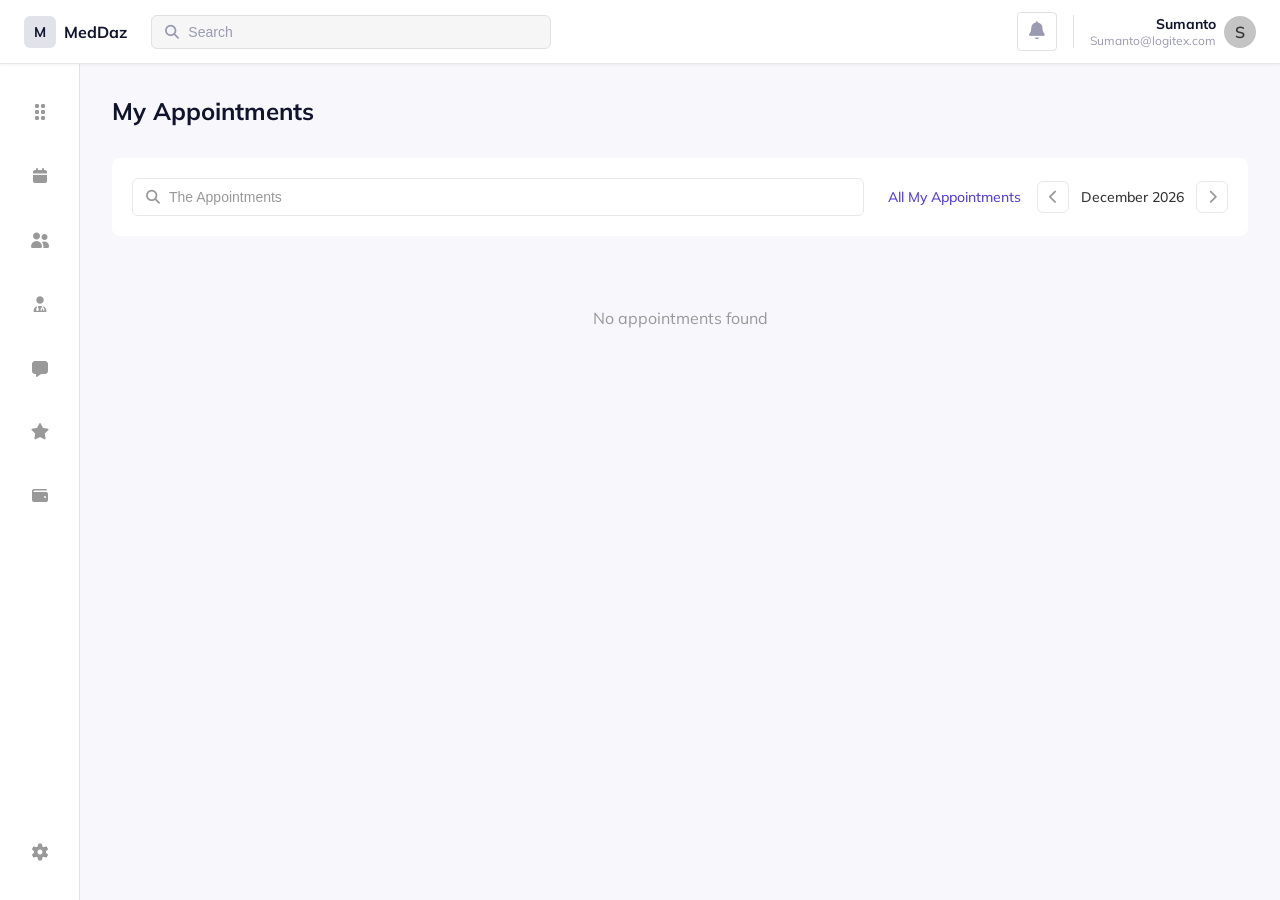
<file: Medical_dashboard/appointments.html>
<!doctype html>
<html lang="en">
  <head>
    <meta charset="UTF-8" />
    <meta name="viewport" content="width=device-width, initial-scale=1.0" />
    <title>Appointments</title>
    <link rel="stylesheet" href="css/all.min.css" />
    <link rel="stylesheet" href="css/appointments.css" />
  </head>
  <body>
    <header></header>
    <div class="container">
      <aside class="sidebar"></aside>
      <main class="main-content">
        <div class="main-inner">
          <div class="page-header">
            <h1 class="page-title">My Appointments</h1>
          </div>
          <div class="appointments-filter">
            <div class="search-box-filter">
              <i class="fas fa-search"></i>
              <input
                type="text"
                id="searchInput"
                placeholder="The Appointments"
              />
            </div>
            <div class="filter-actions">
              <a href="#" class="appointments-link">All My Appointments</a>
              <div class="month-selector">
                <button class="month-nav-btn" id="prevMonth">
                  <i class="fas fa-chevron-left"></i>
                </button>
                <span class="month-text" id="monthText">This Month</span>
                <button class="month-nav-btn" id="nextMonth">
                  <i class="fas fa-chevron-right"></i>
                </button>
              </div>
            </div>
          </div>
          <div id="appointmentsList"></div>
        </div>
      </main>
    </div>
    <script type="module" src="./js/appointments.js"></script>
    <script src="./js/navbar.js"></script>
    <script src="./js/sidebar.js"></script>
  </body>
</html>
</file>
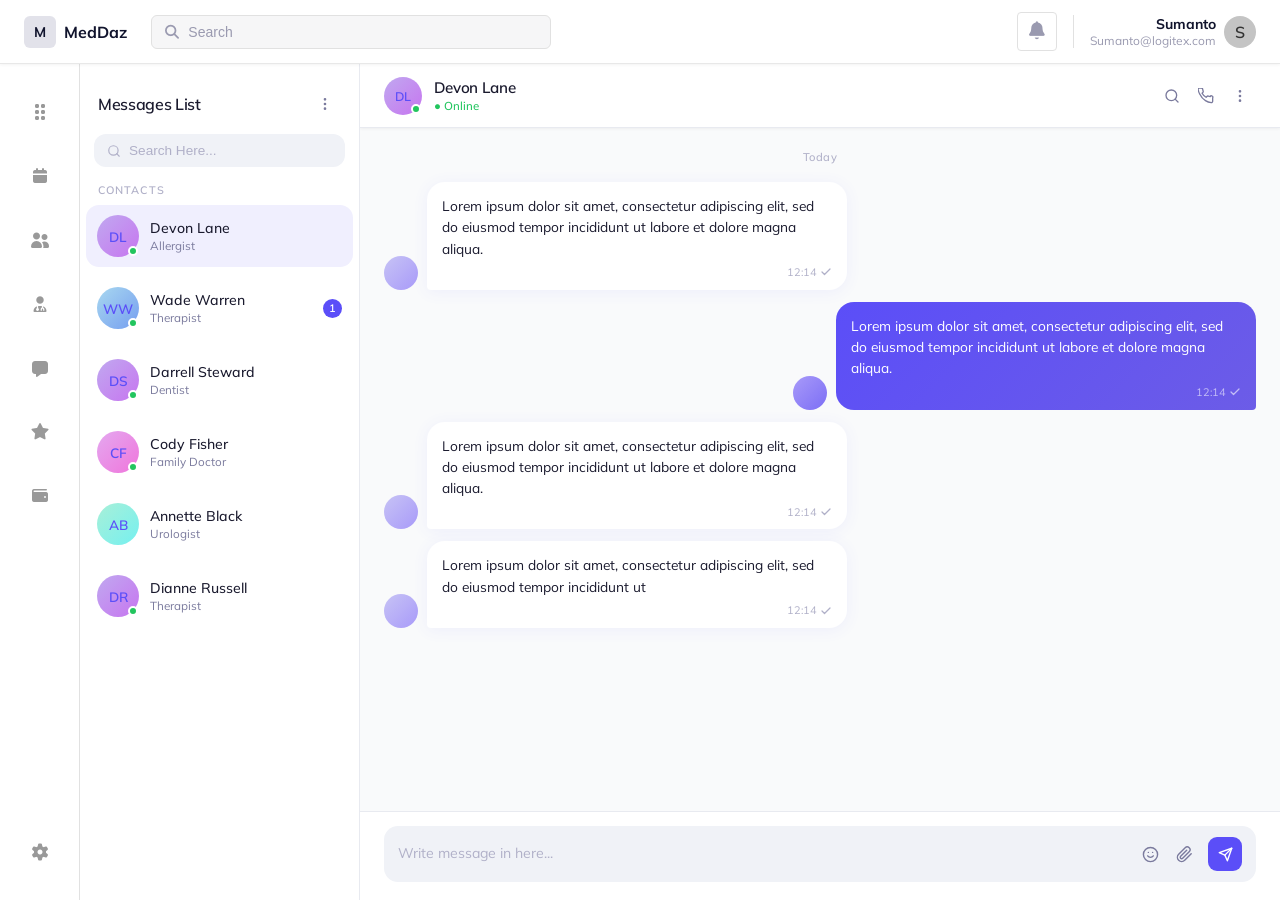
<file: Medical_dashboard/chat.html>
<!doctype html>
<html lang="en">
  <head>
    <meta charset="UTF-8" />
    <meta name="viewport" content="width=device-width, initial-scale=1.0" />
    <title>Chat App</title>
    <link rel="stylesheet" href="css/all.min.css" />
    <link rel="stylesheet" href="css/chat.css" />
  </head>
  <body>
    <header></header>
    <div class="container">
      <aside class="sidebar"></aside>
      <div class="chat-app">
        <aside class="chat-sidebar" id="chatSidebar">
          <div class="chat-sidebar-header">
            <span class="chat-sidebar-title">Messages List</span>
            <button class="icon-btn" title="More options">
              <svg
                width="16"
                height="16"
                viewBox="0 0 24 24"
                fill="none"
                stroke="currentColor"
                stroke-width="2"
                stroke-linecap="round"
              >
                <circle cx="12" cy="5" r="1"></circle>
                <circle cx="12" cy="12" r="1"></circle>
                <circle cx="12" cy="19" r="1"></circle>
              </svg>
            </button>
          </div>
          <div class="chat-search-wrap">
            <div class="chat-search-box">
              <svg
                width="14"
                height="14"
                viewBox="0 0 24 24"
                fill="none"
                stroke="currentColor"
                stroke-width="2"
                stroke-linecap="round"
                stroke-linejoin="round"
              >
                <circle cx="11" cy="11" r="8"></circle>
                <line x1="21" y1="21" x2="16.65" y2="16.65"></line>
              </svg>
              <input
                type="text"
                id="searchInput"
                placeholder="Search Here..."
              />
            </div>
          </div>

          <div class="contacts-label">Contacts</div>
          <div class="contacts-list" id="contactsList"></div>
        </aside>
        <main class="chat-panel" id="chatPanel">
          <header class="chat-header">
            <button
              class="icon-btn mobile-back"
              id="mobileBackBtn"
              title="Back"
            >
              <svg
                width="17"
                height="17"
                viewBox="0 0 24 24"
                fill="none"
                stroke="currentColor"
                stroke-width="2"
                stroke-linecap="round"
                stroke-linejoin="round"
              >
                <polyline points="15 18 9 12 15 6"></polyline>
              </svg>
            </button>
            <div class="avatar" id="headerAvatar"></div>
            <div class="chat-header-info">
              <div class="chat-header-name" id="headerName">Devon Lane</div>
              <div class="chat-header-status">● Online</div>
            </div>
            <div class="chat-header-actions">
              <button class="icon-btn" title="Search in chat">
                <svg
                  width="16"
                  height="16"
                  viewBox="0 0 24 24"
                  fill="none"
                  stroke="currentColor"
                  stroke-width="2"
                  stroke-linecap="round"
                  stroke-linejoin="round"
                >
                  <circle cx="11" cy="11" r="8"></circle>
                  <line x1="21" y1="21" x2="16.65" y2="16.65"></line>
                </svg>
              </button>
              <button class="icon-btn" title="Call">
                <svg
                  width="16"
                  height="16"
                  viewBox="0 0 24 24"
                  fill="none"
                  stroke="currentColor"
                  stroke-width="2"
                  stroke-linecap="round"
                  stroke-linejoin="round"
                >
                  <path
                    d="M22 16.92v3a2 2 0 01-2.18 2 19.79 19.79 0 01-8.63-3.07A19.5 19.5 0 013.07 9.81 19.79 19.79 0 01.01 1.18 2 2 0 012 0h3a2 2 0 012 1.72c.127.96.361 1.903.7 2.81a2 2 0 01-.45 2.11L6.09 7.91a16 16 0 006 6l1.27-1.27a2 2 0 012.11-.45c.907.339 1.85.573 2.81.7A2 2 0 0122 14.9v2.02z"
                  ></path>
                </svg>
              </button>
              <button class="icon-btn" title="More">
                <svg
                  width="16"
                  height="16"
                  viewBox="0 0 24 24"
                  fill="none"
                  stroke="currentColor"
                  stroke-width="2"
                  stroke-linecap="round"
                >
                  <circle cx="12" cy="5" r="1"></circle>
                  <circle cx="12" cy="12" r="1"></circle>
                  <circle cx="12" cy="19" r="1"></circle>
                </svg>
              </button>
            </div>
          </header>
          <div class="messages-area" id="messagesArea"></div>

          <div class="input-bar">
            <div class="input-wrap">
              <textarea
                class="msg-input"
                id="msgInput"
                rows="1"
                placeholder="Write message in here..."
              ></textarea>
              <div class="input-actions">
                <button class="icon-btn" title="Emoji">
                  <svg
                    width="17"
                    height="17"
                    viewBox="0 0 24 24"
                    fill="none"
                    stroke="currentColor"
                    stroke-width="2"
                    stroke-linecap="round"
                    stroke-linejoin="round"
                  >
                    <circle cx="12" cy="12" r="10"></circle>
                    <path d="M8 14s1.5 2 4 2 4-2 4-2"></path>
                    <line x1="9" y1="9" x2="9.01" y2="9"></line>
                    <line x1="15" y1="9" x2="15.01" y2="9"></line>
                  </svg>
                </button>
                <button class="icon-btn" title="Attach file">
                  <svg
                    width="17"
                    height="17"
                    viewBox="0 0 24 24"
                    fill="none"
                    stroke="currentColor"
                    stroke-width="2"
                    stroke-linecap="round"
                    stroke-linejoin="round"
                  >
                    <path
                      d="M21.44 11.05l-9.19 9.19a6 6 0 01-8.49-8.49l9.19-9.19a4 4 0 015.66 5.66l-9.2 9.19a2 2 0 01-2.83-2.83l8.49-8.48"
                    ></path>
                  </svg>
                </button>
              </div>
              <button class="send-btn" id="sendBtn" title="Send">
                <svg
                  width="15"
                  height="15"
                  viewBox="0 0 24 24"
                  fill="none"
                  stroke="currentColor"
                  stroke-width="2.2"
                  stroke-linecap="round"
                  stroke-linejoin="round"
                >
                  <line x1="22" y1="2" x2="11" y2="13"></line>
                  <polygon points="22 2 15 22 11 13 2 9 22 2"></polygon>
                </svg>
              </button>
            </div>
          </div>
        </main>
      </div>
    </div>
    <script type="module" src="./js/chat.js"></script>
    <script src="./js/navbar.js"></script>
    <script src="./js/sidebar.js"></script>
  </body>
</html>
</file>
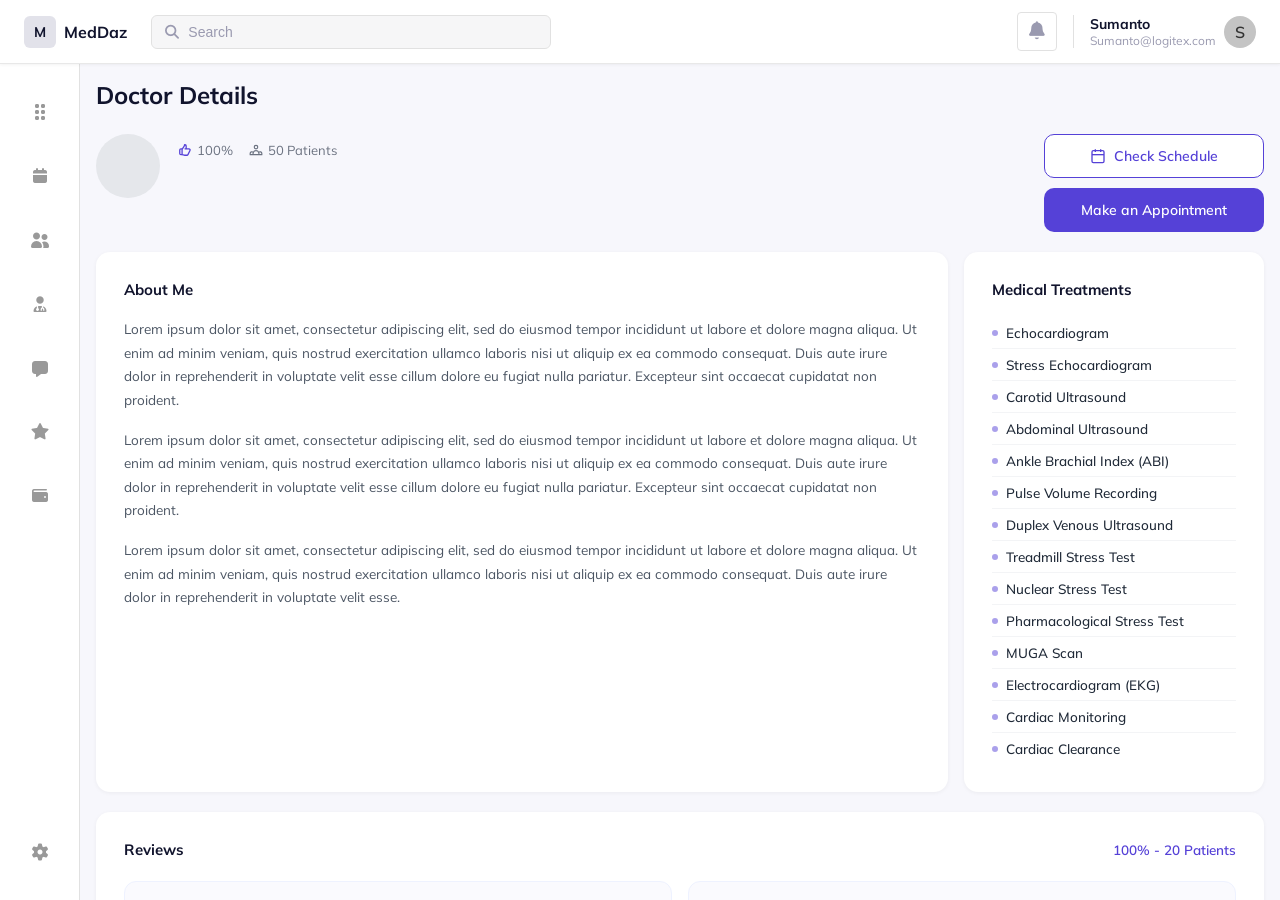
<file: Medical_dashboard/doctor-details.html>
<!doctype html>
<html lang="en">
  <head>
    <meta charset="UTF-8" />
    <meta name="viewport" content="width=device-width, initial-scale=1.0" />
    <title>Doctor Details</title>
    <link rel="stylesheet" href="css/all.min.css" />
    <link rel="stylesheet" href="css/doctor-details.css" />
  </head>
  <body>
    <header></header>
    <main class="main-content">
      <aside class="sidebar"></aside>
      <div class="main-inner">
        <h1>Doctor Details</h1>
        <div class="profile-header">
          <div class="profile-left">
            <div class="avatar">PJ</div>
            <div class="profile-info">
              <h2 class="doc-name">Dr. Phar Jho</h2>
              <div class="specialty">Cardiovascular Specialists</div>
              <div class="profile-meta">
                <div class="meta-item">
                  <svg
                    width="14"
                    height="14"
                    fill="none"
                    viewBox="0 0 24 24"
                    stroke="#5541D7"
                    stroke-width="2.2"
                  >
                    <path
                      stroke-linecap="round"
                      stroke-linejoin="round"
                      d="M14 10h4.764a2 2 0 011.789 2.894l-3.5 7A2 2 0 0115.263 21h-4.017c-.163 0-.326-.02-.485-.06L7 20m7-10V5a2 2 0 00-2-2h-.095c-.5 0-.905.405-.905.905a3.61 3.61 0 01-.608 2.006L7 11v9m7-10h-2M7 20H5a2 2 0 01-2-2v-6a2 2 0 012-2h2.5"
                    />
                  </svg>
                  <span>100%</span>
                </div>
                <div class="meta-item">
                  <svg
                    width="14"
                    height="14"
                    fill="none"
                    viewBox="0 0 24 24"
                    stroke="#6B7280"
                    stroke-width="2"
                  >
                    <path
                      stroke-linecap="round"
                      stroke-linejoin="round"
                      d="M17 20h5v-2a3 3 0 00-5.356-1.857M17 20H7m10 0v-2c0-.656-.126-1.283-.356-1.857M7 20H2v-2a3 3 0 015.356-1.857M7 20v-2c0-.656.126-1.283.356-1.857m0 0a5.002 5.002 0 019.288 0M15 7a3 3 0 11-6 0 3 3 0 016 0z"
                    />
                  </svg>
                  <span>50 Patients</span>
                </div>
              </div>
            </div>
          </div>
          <div class="profile-actions">
            <button class="btn-outline" id="checkScheduleBtn">
              <svg
                width="16"
                height="16"
                fill="none"
                viewBox="0 0 24 24"
                stroke="currentColor"
                stroke-width="2"
              >
                <rect x="3" y="4" width="18" height="18" rx="2" ry="2" />
                <line x1="16" y1="2" x2="16" y2="6" />
                <line x1="8" y1="2" x2="8" y2="6" />
                <line x1="3" y1="10" x2="21" y2="10" />
              </svg>
              Check Schedule
            </button>
            <button class="btn-solid" id="makeApptBtn">
              Make an Appointment
            </button>
          </div>
        </div>
        <div class="content-grid">
          <div class="card">
            <div class="card-title">About Me</div>
            <div class="about-text">
              <p>
                Lorem ipsum dolor sit amet, consectetur adipiscing elit, sed do
                eiusmod tempor incididunt ut labore et dolore magna aliqua. Ut
                enim ad minim veniam, quis nostrud exercitation ullamco laboris
                nisi ut aliquip ex ea commodo consequat. Duis aute irure dolor
                in reprehenderit in voluptate velit esse cillum dolore eu fugiat
                nulla pariatur. Excepteur sint occaecat cupidatat non proident.
              </p>
              <p>
                Lorem ipsum dolor sit amet, consectetur adipiscing elit, sed do
                eiusmod tempor incididunt ut labore et dolore magna aliqua. Ut
                enim ad minim veniam, quis nostrud exercitation ullamco laboris
                nisi ut aliquip ex ea commodo consequat. Duis aute irure dolor
                in reprehenderit in voluptate velit esse cillum dolore eu fugiat
                nulla pariatur. Excepteur sint occaecat cupidatat non proident.
              </p>
              <p>
                Lorem ipsum dolor sit amet, consectetur adipiscing elit, sed do
                eiusmod tempor incididunt ut labore et dolore magna aliqua. Ut
                enim ad minim veniam, quis nostrud exercitation ullamco laboris
                nisi ut aliquip ex ea commodo consequat. Duis aute irure dolor
                in reprehenderit in voluptate velit esse.
              </p>
            </div>
          </div>
          <div class="card">
            <div class="card-title">Medical Treatments</div>
            <ul class="treatments-list">
              <li>Echocardiogram</li>
              <li>Stress Echocardiogram</li>
              <li>Carotid Ultrasound</li>
              <li>Abdominal Ultrasound</li>
              <li>Ankle Brachial Index (ABI)</li>
              <li>Pulse Volume Recording</li>
              <li>Duplex Venous Ultrasound</li>
              <li>Treadmill Stress Test</li>
              <li>Nuclear Stress Test</li>
              <li>Pharmacological Stress Test</li>
              <li>MUGA Scan</li>
              <li>Electrocardiogram (EKG)</li>
              <li>Cardiac Monitoring</li>
              <li>Cardiac Clearance</li>
            </ul>
          </div>
        </div>
        <div class="reviews-section">
          <div class="reviews-header">
            <div class="card-title">Reviews</div>
            <div class="reviews-score">100% - 20 Patients</div>
          </div>
          <div class="reviews-grid">
            <div class="review-card">
              <div class="review-text">
                "Lorem ipsum dolor sit amet, consec tetur adipis cing elit, sed
                do eiusmod tempor incididunt ut labore et."
              </div>
              <div class="reviewer">
                <div class="reviewer-avatar">MY</div>
                <div>
                  <div class="reviewer-name">Mas Yanto</div>
                  <div class="reviewer-role">Kang Bakso</div>
                </div>
              </div>
            </div>
            <div class="review-card">
              <div class="review-text">
                "Lorem ipsum dolor sit amet, consec tetur adipis cing elit, sed
                do eiusmod tempor incididunt ut labore et."
              </div>
              <div class="reviewer">
                <div class="reviewer-avatar">MY</div>
                <div>
                  <div class="reviewer-name">Mas Yanto</div>
                  <div class="reviewer-role">Kang Bakso</div>
                </div>
              </div>
            </div>
          </div>
        </div>
        <div class="modal-overlay" id="scheduleModal">
          <div class="modal">
            <div class="modal-header">
              <h3 class="doc-name-modal">Dr. Phar Jho — Schedule</h3>
              <button class="modal-close" data-close="scheduleModal">×</button>
            </div>
            <div class="modal-body">
              <div class="schedule-month">
                <span id="calMonthLabel"></span>
                <div class="month-nav">
                  <button id="prevMonth">&#8249;</button>
                  <button id="nextMonth">&#8250;</button>
                </div>
              </div>
              <div class="cal-grid" id="calGrid"></div>
              <div class="time-label">Available Time Slots</div>
              <div class="time-slots" id="timeSlots"></div>
              <div class="modal-footer">
                <button class="btn-outline" data-close="scheduleModal">
                  Close
                </button>
                <button class="btn-solid" id="bookFromSchedule">
                  Book This Slot
                </button>
              </div>
            </div>
          </div>
        </div>
        <div class="modal-overlay appt-modal" id="apptModal">
          <div class="modal">
            <div class="modal-header">
              <h3>Make an Appointment</h3>
              <button class="modal-close" data-close="apptModal">×</button>
            </div>
            <div class="modal-body">
              <div id="apptForm">
                <div class="form-row">
                  <div class="form-group">
                    <label class="form-label">First Name</label>
                    <input
                      class="form-input"
                      type="text"
                      id="firstName"
                      placeholder="John"
                    />
                  </div>
                  <div class="form-group">
                    <label class="form-label">Last Name</label>
                    <input
                      class="form-input"
                      type="text"
                      id="lastName"
                      placeholder="Doe"
                    />
                  </div>
                </div>
                <div class="form-group">
                  <label class="form-label">Email Address</label>
                  <input
                    class="form-input"
                    type="email"
                    id="email"
                    placeholder="john@example.com"
                  />
                </div>
                <div class="form-group">
                  <label class="form-label">Phone Number</label>
                  <input
                    class="form-input"
                    type="tel"
                    id="phone"
                    placeholder="+1 234 567 8900"
                  />
                </div>
                <div class="form-row">
                  <div class="form-group">
                    <label class="form-label">Preferred Date</label>
                    <input class="form-input" type="date" id="apptDate" />
                  </div>
                  <div class="form-group">
                    <label class="form-label">Preferred Time</label>
                    <select class="form-select" id="apptTime">
                      <option value="">Select time</option>
                      <option>09:00 AM</option>
                      <option>09:30 AM</option>
                      <option>10:00 AM</option>
                      <option>10:30 AM</option>
                      <option>11:00 AM</option>
                      <option>02:00 PM</option>
                      <option>02:30 PM</option>
                      <option>03:00 PM</option>
                      <option>03:30 PM</option>
                      <option>04:00 PM</option>
                    </select>
                  </div>
                </div>
                <div class="form-group">
                  <label class="form-label">Treatment / Reason</label>
                  <select class="form-select" id="treatment">
                    <option value="">Select treatment</option>
                    <option>Echocardiogram</option>
                    <option>Stress Echocardiogram</option>
                    <option>Carotid Ultrasound</option>
                    <option>Ankle Brachial Index (ABI)</option>
                    <option>Treadmill Stress Test</option>
                    <option>Electrocardiogram (EKG)</option>
                    <option>Cardiac Monitoring</option>
                    <option>Cardiac Clearance</option>
                  </select>
                </div>
                <div class="form-group">
                  <label class="form-label">Additional Notes</label>
                  <textarea
                    class="form-textarea"
                    id="notes"
                    placeholder="Any relevant symptoms or requests…"
                  ></textarea>
                </div>
                <div class="modal-footer" style="padding: 0">
                  <button class="btn-outline" data-close="apptModal">
                    Cancel
                  </button>
                  <button class="btn-solid" id="submitAppt">
                    Confirm Appointment
                  </button>
                </div>
              </div>
              <div class="success-state" id="successState">
                <div class="success-icon">✓</div>
                <h4>Appointment Confirmed!</h4>
                <p>
                  Your appointment with <strong>Dr. Phar Jho</strong> has been
                  booked.<br />You'll receive a confirmation shortly.
                </p>
                <br />
                <button
                  class="btn-solid"
                  style="width: 100%; margin-top: 6px"
                  data-close="apptModal"
                >
                  Done
                </button>
              </div>
            </div>
          </div>
        </div>
        <div class="toast" id="toast">
          <svg
            width="16"
            height="16"
            fill="none"
            viewBox="0 0 24 24"
            stroke="currentColor"
            stroke-width="2.5"
          >
            <polyline points="20 6 9 17 4 12" />
          </svg>
          <span id="toastMsg"></span>
        </div>
      </div>
    </main>
    <script type="module" src="./js/doctor-details.js"></script>
    <script src="./js/navbar.js"></script>
    <script src="./js/sidebar.js"></script>
  </body>
</html>
</file>
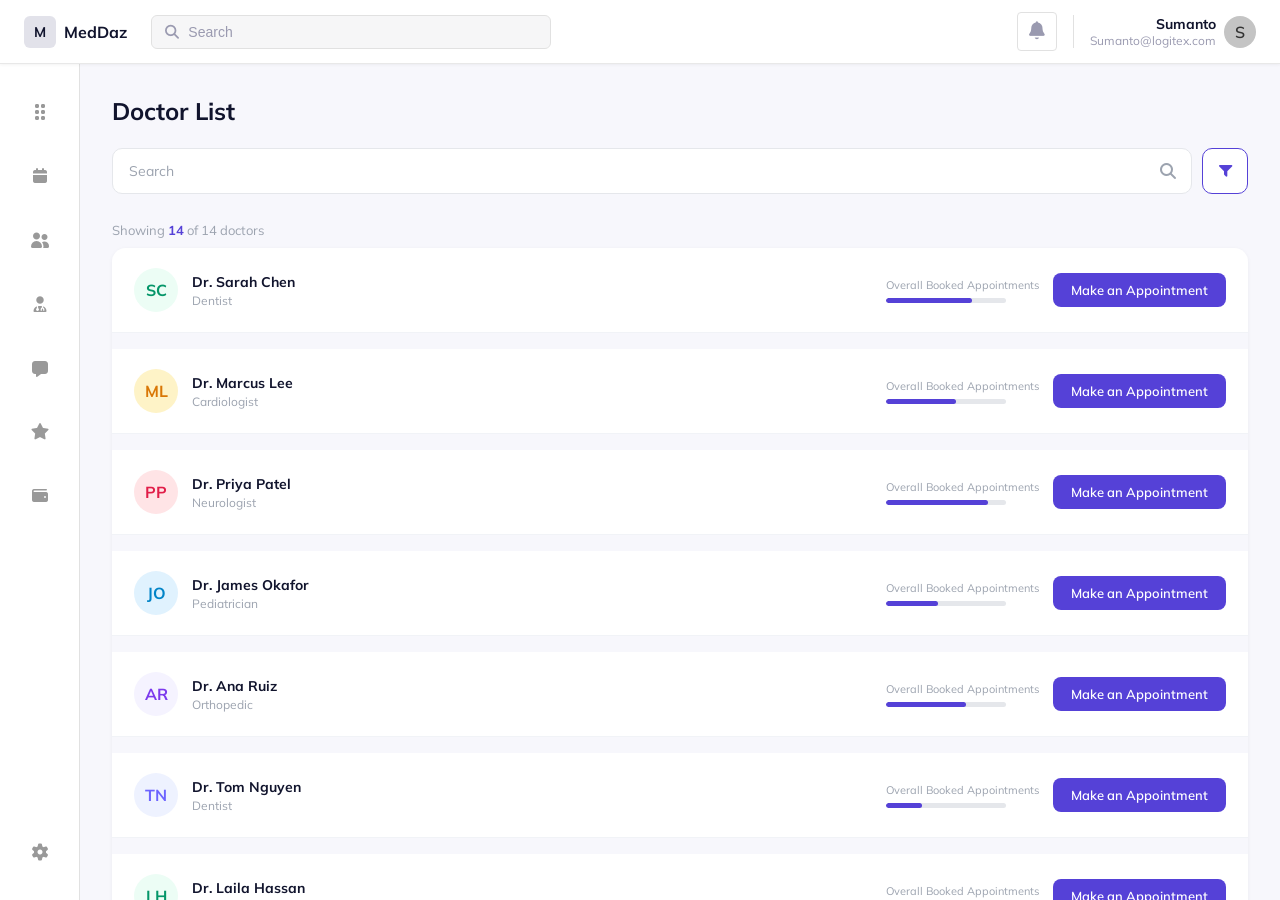
<file: Medical_dashboard/doctors-list.html>
<!doctype html>
<html lang="en">
  <head>
    <meta charset="UTF-8" />
    <meta name="viewport" content="width=device-width, initial-scale=1.0" />
    <title>Doctors List</title>
    <link rel="stylesheet" href="css/all.min.css" />
    <link rel="stylesheet" href="css/doctors-list.css" />
  </head>
  <body>
    <header></header>
    <main class="main-content">
      <aside class="sidebar"></aside>
      <div class="main-inner">
        <h1>Doctor List</h1>

        <div class="search-row">
          <div class="search-wrap">
            <input
              type="text"
              id="searchInput"
              placeholder="Search"
              autocomplete="off"
            />
            <i class="fas fa-search search-icon"></i>
          </div>

          <div style="position: relative">
            <button class="filter-btn" id="filterBtn" title="Filter">
              <i class="fa-solid fa-filter"></i>
            </button>

            <div class="filter-panel" id="filterPanel">
              <h3>Specialty</h3>
              <div class="filter-options" id="specialtyFilters">
                <span
                  class="filter-chip"
                  data-filter="specialty"
                  data-value="All"
                  >All</span
                >
                <span
                  class="filter-chip"
                  data-filter="specialty"
                  data-value="Dentist"
                  >Dentist</span
                >
                <span
                  class="filter-chip"
                  data-filter="specialty"
                  data-value="Cardiologist"
                  >Cardiologist</span
                >
                <span
                  class="filter-chip"
                  data-filter="specialty"
                  data-value="Neurologist"
                  >Neurologist</span
                >
                <span
                  class="filter-chip"
                  data-filter="specialty"
                  data-value="Pediatrician"
                  >Pediatrician</span
                >
                <span
                  class="filter-chip"
                  data-filter="specialty"
                  data-value="Orthopedic"
                  >Orthopedic</span
                >
                <span
                  class="filter-chip"
                  data-filter="specialty"
                  data-value="Dermatologist"
                  >Dermatologist</span
                >
              </div>

              <hr class="filter-divider" />
              <h3>Min. Appointments</h3>
              <div class="filter-range-label">
                <span>0%</span><span id="rangeVal">0%</span><span>100%</span>
              </div>
              <input
                type="range"
                class="filter-range"
                id="apptRange"
                min="0"
                max="100"
                value="0"
              />

              <div class="filter-actions">
                <button class="btn-reset" id="resetFilters">Reset</button>
                <button class="btn-apply" id="applyFilters">Apply</button>
              </div>
            </div>
          </div>
        </div>

        <div class="results-info" id="resultsInfo"></div>

        <div class="grid" id="doctorGrid"></div>
      </div>
    </main>
    <script type="module" src="./js/doctors-list.js"></script>
    <script src="./js/navbar.js"></script>
    <script src="./js/sidebar.js"></script>
  </body>
</html>
</file>
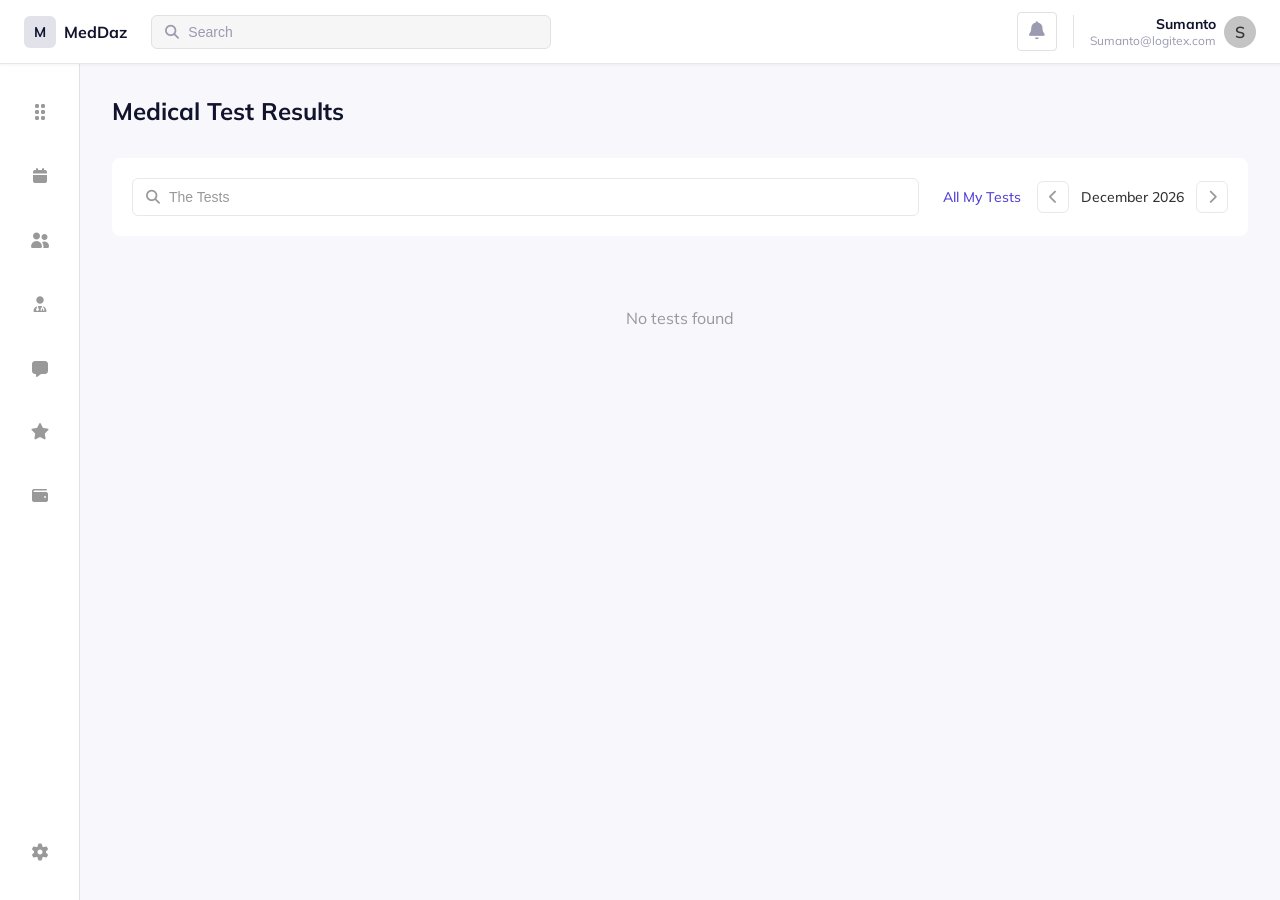
<file: Medical_dashboard/test-results-page.html>
<!doctype html>
<html lang="en">
  <head>
    <meta charset="UTF-8" />
    <meta name="viewport" content="width=device-width, initial-scale=1.0" />
    <title>Test Results</title>
    <link rel="stylesheet" href="css/all.min.css" />
    <link rel="stylesheet" href="css/results.css" />
  </head>
  <body>
    <header></header>
    <div class="container">
      <aside class="sidebar"></aside>
      <main class="main-content">
        <div class="main-inner">
          <div class="page-header">
            <h1 class="page-title">Medical Test Results</h1>
          </div>
          <div class="results-filter">
            <div class="search-box-filter">
              <i class="fas fa-search"></i>
              <input type="text" id="searchInput" placeholder="The Tests" />
            </div>
            <div class="filter-actions">
              <a href="#" class="tests-link">All My Tests</a>
              <div class="month-selector">
                <button class="month-nav-btn" id="prevMonth">
                  <i class="fas fa-chevron-left"></i>
                </button>
                <span class="month-text" id="monthText">This Month</span>
                <button class="month-nav-btn" id="nextMonth">
                  <i class="fas fa-chevron-right"></i>
                </button>
              </div>
            </div>
          </div>
          <div id="testsList"></div>
        </div>
      </main>
    </div>
    <script type="module" src="./js/results.js"></script>
    <script src="./js/navbar.js"></script>
    <script src="./js/sidebar.js"></script>
  </body>
</html>
</file>
<file: Medical_dashboard/css/appointments.css>
@import url("./navbar.css");
@import url("./sidebar.css");
@import url("./scrollbar.css");
@import url("https://fonts.googleapis.com/css2?family=Mulish:ital,wght@0,200..1000;1,200..1000&display=swap");

* {
  margin: 0;
  padding: 0;
  box-sizing: border-box;
}

body {
  font-family: "Mulish", sans-serif;
}

.container {
  display: flex;
  height: calc(100vh - 64px);
  overflow: hidden;
}
.main-content {
  flex: 1;
  overflow-y: auto;
  background: #f7f7fc;
  padding: 32px;
}

.main-inner {
  max-width: 1200px;
  margin: 0 auto;
}

.page-header {
  margin-bottom: 32px;
}

.page-title {
  font-size: 24px;
  font-weight: bold;
  color: #11142d;
  margin-bottom: 24px;
}

.appointments-filter {
  display: flex;
  align-items: center;
  justify-content: space-between;
  gap: 24px;
  margin-bottom: 32px;
  flex-wrap: wrap;
  background-color: #ffffff;
  padding: 20px;
  border-radius: 8px;
}

.search-box-filter {
  flex: 1;
  width: 100%;
  position: relative;
}

.search-box-filter input {
  width: 100%;
  padding: 10px 12px;
  padding-left: 36px;
  border: 1px solid #e8e8e8;
  border-radius: 6px;
  font-size: 14px;
  background: white;
  color: #333;
}

.search-box-filter input::placeholder {
  color: #999;
}

.search-box-filter input:focus {
  outline: none;
  border-color: #5541d7;
  box-shadow: 0 0 0 3px rgba(91, 66, 243, 0.1);
}

.search-box-filter i {
  position: absolute;
  left: 12px;
  top: 50%;
  transform: translateY(-50%);
  color: #999;
  font-size: 14px;
}

.filter-actions {
  display: flex;
  align-items: center;
  gap: 16px;
}

.appointments-link {
  color: #5541d7;
  text-decoration: none;
  font-size: 14px;
  font-weight: 500;
  cursor: pointer;
  transition: opacity 0.2s;
}

.appointments-link:hover {
  opacity: 0.8;
}

.month-selector {
  display: flex;
  align-items: center;
  gap: 12px;
}

.month-text {
  font-size: 14px;
  color: #333;
  font-weight: 500;
}

.month-nav-btn {
  width: 32px;
  height: 32px;
  border: 1px solid #e8e8e8;
  background: white;
  border-radius: 6px;
  cursor: pointer;
  display: flex;
  align-items: center;
  justify-content: center;
  color: #999;
  font-size: 14px;
  transition: all 0.2s;
}

.month-nav-btn:hover {
  border-color: #5541d7;
  color: #5541d7;
}

.appointments-list {
  display: flex;
  flex-direction: column;
  gap: 16px;
}

.appointment-item {
  background: white;
  border-radius: 8px;
  border: 1px solid #e8e8e8;
  padding: 20px;
  display: flex;
  align-items: center;
  gap: 20px;
  transition: all 0.2s;
  cursor: pointer;
}

.appointment-item:hover {
  box-shadow: 0 4px 12px rgba(0, 0, 0, 0.08);
}

.appointment-item.active {
  background: #5541d7;
  border-color: #5541d7;
  color: white;
}

.appointment-date-label {
  font-size: 13px;
  color: #999;
  margin-bottom: 16px;
  font-weight: 500;
}

.appointment-datetime {
  font-size: 13px;
  color: #999;
  margin-bottom: 8px;
  font-weight: 500;
}

.appointment-item.active .appointment-datetime {
  color: rgba(255, 255, 255, 0.8);
}

.appointment-date-group {
  margin-bottom: 24px;
}

.appointment-date-group:last-child {
  margin-bottom: 0;
}

.doctor-avatar {
  width: 56px;
  height: 56px;
  background: #e8e8e8;
  border-radius: 50%;
  display: flex;
  align-items: center;
  justify-content: center;
  font-weight: 600;
  font-size: 18px;
  color: #333;
  flex-shrink: 0;
}

.appointment-item.active .doctor-avatar {
  background: rgba(255, 255, 255, 0.2);
  color: white;
}

.appointment-info {
  flex: 1;
}

.doctor-name {
  font-size: 15px;
  font-weight: 600;
  color: #333;
  margin-bottom: 4px;
}

.doctor-specialty {
  font-size: 13px;
  color: #999;
}

.appointment-item.active .doctor-name {
  color: white;
}

.appointment-item.active .doctor-specialty {
  color: rgba(255, 255, 255, 0.8);
}

.test-info {
  display: flex;
  align-items: center;
  gap: 8px;
  font-size: 14px;
  color: #333;
  margin-bottom: 8px;
}

.test-info i {
  font-size: 16px;
}

.appointment-item.active .test-info {
  color: white;
}

.view-details-btn {
  background: none;
  border: none;
  color: #5541d7;
  font-size: 14px;
  font-weight: 500;
  cursor: pointer;
  transition: opacity 0.2s;
  text-decoration: none;
}

.view-details-btn:hover {
  opacity: 0.8;
}

.appointment-item.active .view-details-btn {
  color: white;
}

.appointment-content {
  flex: 1;
  display: flex;
  align-items: center;
  justify-content: space-between;
  gap: 20px;
}

.appointment-doctor-section {
  display: flex;
  align-items: flex-start;
  gap: 16px;
  flex: 1;
}

.appointment-doctor-info {
  flex: 1;
}

/* responsive */
@media (max-width: 768px) {
  .main-content {
    padding: 16px;
  }

  .page-title {
    font-size: 24px;
  }

  .appointments-filter {
    flex-direction: column;
    align-items: flex-start;
  }

  .search-box-filter {
    width: 100%;
  }

  .appointment-item {
    flex-direction: column;
    align-items: flex-start;
  }

  .appointment-content {
    width: 100%;
    flex-direction: column;
    align-items: flex-start;
  }

  .appointment-doctor-section {
    width: 100%;
  }

  .doctor-avatar {
    width: 48px;
    height: 48px;
    font-size: 16px;
  }
}

@media (max-width: 480px) {
  .main-content {
    padding: 12px;
  }

  .page-title {
    font-size: 20px;
  }

  .appointments-filter {
    gap: 12px;
  }

  .filter-actions {
    width: 100%;
    flex-wrap: wrap;
  }

  .appointment-item {
    padding: 16px;
  }

  .doctor-avatar {
    width: 40px;
    height: 40px;
    font-size: 14px;
  }

  .doctor-name {
    font-size: 14px;
  }

  .test-info {
    font-size: 12px;
  }
}
</file>
<file: Medical_dashboard/css/chat.css>
@import url("./navbar.css");
@import url("./sidebar.css");
@import url("./scrollbar.css");
@import url("https://fonts.googleapis.com/css2?family=Mulish:ital,wght@0,200..1000;1,200..1000&display=swap");

:root {
  --navbar-h: 64px;
  --mainnav-w: 80px;

  --chat-bg: #f9fafb;
  --sidebar-bg: #ffffff;
  --bubble-in: #ffffff;
  --bubble-out-1: #5b4ef8;
  --bubble-out-2: #6c5ce7;
  --text-primary: #1a1a2e;
  --text-secondary: #7a7a9d;
  --text-light: #b0b0c8;
  --accent: #5b4ef8;
  --online: #22c55e;
  --border: #e8eaf0;
  --search-bg: #f0f2f7;
  --active-item: #f0effe;
  --shadow-card: 0 2px 16px rgba(91, 78, 248, 0.07);
}

body {
  font-family: "Mulish", sans-serif;
}
.container {
  display: flex;
}

*,
.chat-app *,
.chat-app *::before,
.chat-app *::after {
  box-sizing: border-box;
  margin: 0;
  padding: 0;
}

.chat-app {
  display: flex;
  width: calc(100vw - var(--mainnav-w));
  height: calc(100vh - var(--navbar-h));
  max-height: calc(100vh - var(--navbar-h));
  background: var(--chat-bg);
  overflow: hidden;
  color: var(--text-primary);
  position: relative;
  isolation: isolate;
  font-family: inherit;
  flex: 1;
}

.chat-sidebar {
  width: 280px;
  min-width: 280px;
  height: 100%;
  background: var(--sidebar-bg);
  border-right: 1px solid var(--border);
  display: flex;
  flex-direction: column;
  transition:
    transform 0.28s ease,
    width 0.28s ease;
  overflow: hidden;
}

.chat-sidebar-header {
  display: flex;
  align-items: center;
  justify-content: space-between;
  padding: 24px 18px 14px;
}

.chat-sidebar-title {
  font-size: 1rem;
  font-weight: 600;
  letter-spacing: -0.02em;
}

.chat-search-wrap {
  padding: 0 14px 16px;
}

.chat-search-box {
  display: flex;
  align-items: center;
  gap: 8px;
  background: var(--search-bg);
  border-radius: 12px;
  padding: 9px 13px;
}
.chat-search-box svg {
  color: var(--text-light);
  flex-shrink: 0;
}
.chat-search-box input {
  border: none;
  background: none;
  outline: none;
  font-size: 0.85rem;
  color: var(--text-primary);
  width: 100%;
}
.chat-search-box input::placeholder {
  color: var(--text-light);
}

/* ── contacts label ── */
.contacts-label {
  padding: 0 18px 8px;
  font-size: 0.68rem;
  font-weight: 600;
  text-transform: uppercase;
  letter-spacing: 0.1em;
  color: var(--text-light);
}

.contacts-list {
  flex: 1;
  overflow-y: auto;
  padding: 0 6px 12px;
}
.contacts-list::-webkit-scrollbar {
  width: 3px;
}
.contacts-list::-webkit-scrollbar-thumb {
  background: var(--border);
  border-radius: 3px;
}

.contact-item {
  display: flex;
  align-items: center;
  gap: 11px;
  padding: 10px 11px;
  border-radius: 13px;
  cursor: pointer;
  transition: background 0.16s;
}

.contact-item:not(:last-child) {
  margin-bottom: 10px;
}
.contact-item:hover {
  background: var(--active-item);
}
.contact-item.active {
  background: var(--active-item);
}

.avatar {
  position: relative;
  flex-shrink: 0;
  width: 42px;
  height: 42px;
  border-radius: 50%;
  background: linear-gradient(135deg, #c7c3f5, #a89af9);
  display: flex;
  align-items: center;
  justify-content: center;
  font-weight: 600;
  font-size: 0.85rem;
  color: #5b4ef8;
}

.status-dot {
  position: absolute;
  bottom: 1px;
  right: 1px;
  width: 10px;
  height: 10px;
  border-radius: 50%;
  background: var(--online);
  border: 2px solid #fff;
}

.contact-info {
  flex: 1;
  min-width: 0;
}
.contact-name {
  font-size: 0.88rem;
  font-weight: 500;
  white-space: nowrap;
  overflow: hidden;
  text-overflow: ellipsis;
}
.contact-role {
  font-size: 0.73rem;
  color: var(--text-secondary);
  margin-top: 1px;
}

.badge {
  background: var(--accent);
  color: #fff;
  font-size: 0.68rem;
  font-weight: 600;
  min-width: 19px;
  height: 19px;
  border-radius: 10px;
  padding: 0 4px;
  display: flex;
  align-items: center;
  justify-content: center;
}

.chat-panel {
  flex: 1;
  display: flex;
  flex-direction: column;
  background: var(--chat-bg);
  min-width: 0;
  min-height: 0;
  overflow: hidden;
  height: 100%;
}

.chat-header {
  display: flex;
  align-items: center;
  gap: 12px;
  padding: 16px 24px;
  background: #fff;
  border-bottom: 1px solid var(--border);
  flex-shrink: 0;
}

.chat-header .avatar {
  width: 38px;
  height: 38px;
  font-size: 0.78rem;
}

.chat-header-info {
  flex: 1;
}
.chat-header-name {
  font-size: 0.95rem;
  font-weight: 600;
  letter-spacing: -0.01em;
}
.chat-header-status {
  font-size: 0.72rem;
  color: var(--online);
  font-weight: 500;
  margin-top: 1px;
}
.chat-header-actions {
  display: flex;
  gap: 2px;
}

.icon-btn {
  background: none;
  border: none;
  cursor: pointer;
  color: var(--text-secondary);
  width: 32px;
  height: 32px;
  display: flex;
  align-items: center;
  justify-content: center;
  border-radius: 8px;
  transition:
    background 0.15s,
    color 0.15s;
}
.icon-btn:hover {
  background: var(--search-bg);
  color: var(--accent);
}

.messages-area {
  flex: 1;
  overflow-y: auto;
  padding: 20px 24px;
  display: flex;
  flex-direction: column;
  gap: 12px;
}
.messages-area::-webkit-scrollbar {
  width: 4px;
}

.messages-area::-webkit-scrollbar-track {
  background: #e2e2ea;
}

.messages-area::-webkit-scrollbar-thumb {
  background: linear-gradient(180deg, #5541d7 0%, #5541d7 100%);
  border-radius: 2px;
  min-height: 40px;
}

.messages-area::-webkit-scrollbar-thumb:hover {
  background: linear-gradient(180deg, #4a35c9 0%, #4a35c9 100%);
}

.date-sep {
  text-align: center;
  font-size: 0.7rem;
  color: var(--text-light);
  font-weight: 500;
  letter-spacing: 0.05em;
  margin: 2px 0 6px;
}

.msg-row {
  display: flex;
  align-items: flex-end;
  gap: 9px;
  animation: fadeUp 0.22s ease both;
}
.msg-row.out {
  flex-direction: row-reverse;
}

@keyframes fadeUp {
  from {
    opacity: 0;
    transform: translateY(8px);
  }
  to {
    opacity: 1;
    transform: translateY(0);
  }
}

.msg-avatar {
  width: 34px;
  height: 34px;
  border-radius: 50%;
  background: linear-gradient(135deg, #c7c3f5, #a89af9);
  flex-shrink: 0;
}

.bubble {
  max-width: min(420px, 60%);
  padding: 13px 15px 9px;
  border-radius: 18px;
  font-size: 0.86rem;
  line-height: 1.55;
}
.bubble.in {
  background: var(--bubble-in);
  color: var(--text-primary);
  border-bottom-left-radius: 4px;
  box-shadow: var(--shadow-card);
}
.bubble.out {
  background: linear-gradient(135deg, var(--bubble-out-1), var(--bubble-out-2));
  color: #fff;
  border-bottom-right-radius: 4px;
}

.bubble-meta {
  display: flex;
  align-items: center;
  justify-content: flex-end;
  gap: 3px;
  margin-top: 5px;
  font-size: 0.68rem;
  color: var(--text-light);
}
.bubble.out .bubble-meta {
  color: rgba(255, 255, 255, 0.6);
}
.bubble-meta svg {
  width: 12px;
  height: 12px;
}

.input-bar {
  padding: 14px 24px 18px;
  background: #fff;
  border-top: 1px solid var(--border);
  flex-shrink: 0;
}

.input-wrap {
  display: flex;
  align-items: center;
  gap: 8px;
  background: var(--search-bg);
  border-radius: 14px;
  padding: 11px 14px;
  transition: box-shadow 0.18s;
}
.input-wrap:focus-within {
  box-shadow: 0 0 0 2px var(--accent);
  background: #fff;
}

.msg-input {
  flex: 1;
  border: none;
  background: none;
  outline: none;
  font-size: 0.88rem;
  color: var(--text-primary);
  resize: none;
  max-height: 120px;
  overflow-y: auto;
  line-height: 1.4;
  font-family: inherit;
}
.msg-input::placeholder {
  color: var(--text-light);
}

.input-actions {
  display: flex;
  gap: 2px;
}

.send-btn {
  background: var(--accent);
  border: none;
  cursor: pointer;
  color: #fff;
  width: 34px;
  height: 34px;
  border-radius: 9px;
  display: flex;
  align-items: center;
  justify-content: center;
  transition:
    opacity 0.15s,
    transform 0.1s;
  flex-shrink: 0;
}
.send-btn:hover {
  opacity: 0.88;
  transform: scale(1.05);
}
.send-btn:active {
  transform: scale(0.95);
}

.mobile-back {
  display: none;
}

/* responsive */
@media (max-width: 1024px) {
  .chat-sidebar {
    width: 240px;
    min-width: 240px;
  }
}

@media (max-width: 768px) {
  .chat-app {
    position: relative;
    height: calc(100vh - var(--navbar-h));
    overflow: hidden;
    display: block;
  }

  .chat-panel {
    position: absolute;
    top: 0;
    right: 0;
    bottom: 0;
    left: 0;
    width: 100%;
    height: 100%;
    z-index: 10;
    display: flex;
    flex-direction: column;
  }

  .chat-sidebar {
    position: absolute;
    top: 0;
    right: 0;
    bottom: 0;
    left: 0;
    width: 100%;
    height: 100%;
    z-index: 20;
    background: var(--sidebar-bg);
    transform: translateX(0);
    transition: transform 0.3s cubic-bezier(0.4, 0, 0.2, 1);
  }

  .chat-sidebar.hidden {
    transform: translateX(-105%);
    pointer-events: none;
  }

  .mobile-back {
    display: flex !important;
  }

  .bubble {
    max-width: 82%;
  }
}

@media (max-width: 480px) {
  .chat-header {
    padding: 12px 14px;
  }
  .messages-area {
    padding: 14px 12px;
    gap: 10px;
  }
  .input-bar {
    padding: 10px 12px 14px;
  }
  .chat-sidebar-header {
    padding: 18px 14px 12px;
  }
  .bubble {
    font-size: 0.82rem;
    padding: 11px 12px 8px;
  }
  .chat-header-status {
    text-align: center;
  }
}
</file>
<file: Medical_dashboard/css/doctor-details.css>
@import url("./navbar.css");
@import url("./sidebar.css");
@import url("./scrollbar.css");
@import url("https://fonts.googleapis.com/css2?family=Mulish:ital,wght@0,200..1000;1,200..1000&display=swap");

*,
*::before,
*::after {
  box-sizing: border-box;
  margin: 0;
  padding: 0;
}

body {
  font-family: "Mulish", sans-serif;
}

.main-content {
  display: flex;
  height: calc(100vh - 64px);
  overflow: hidden;
}
.main-inner {
  flex: 1;
  overflow-y: auto;
  background: #f7f7fc;
  padding: 16px;
}

h1 {
  font-size: 24px;
  font-weight: bold;
  color: #11142d;
  margin-bottom: 24px;
}

.profile-header {
  display: flex;
  align-items: flex-start;
  justify-content: space-between;
  gap: 20px;
  margin-bottom: 20px;
  flex-wrap: wrap;
}

.profile-left {
  display: flex;
  align-items: flex-start;
  gap: 18px;
}

.avatar {
  width: 64px;
  height: 64px;
  border-radius: 50%;
  background: #e5e7eb;
  display: flex;
  align-items: center;
  justify-content: center;
  font-size: 22px;
  font-weight: 700;
  color: #5541d7;
  flex-shrink: 0;
  letter-spacing: -1px;
}

.profile-info {
  text-align: left;
}

.profile-info h2 {
  font-size: 20px;
  font-weight: bold;
  color: #11142d;
  margin-bottom: 4px;
}
.profile-info .specialty {
  font-size: 14px;
  color: #6b7280;
  margin-bottom: 8px;
}
.profile-meta {
  display: flex;
  gap: 16px;
}
.meta-item {
  display: flex;
  align-items: center;
  gap: 5px;
  font-size: 13px;
  color: #6b7280;
}
.meta-item svg {
  flex-shrink: 0;
}

.profile-actions {
  display: flex;
  flex-direction: column;
  gap: 10px;
  min-width: 220px;
}

.btn-outline {
  display: flex;
  align-items: center;
  justify-content: center;
  gap: 8px;
  height: 44px;
  padding: 0 20px;
  border: 1.5px solid #5541d7;
  background: #fff;
  border-radius: 10px;
  font-family: inherit;
  font-size: 14px;
  font-weight: 600;
  color: #5541d7;
  cursor: pointer;
  transition: all 0.18s;
  white-space: nowrap;
}
.btn-outline:hover {
  background: #eef2ff;
}

.btn-solid {
  display: flex;
  align-items: center;
  justify-content: center;
  height: 44px;
  padding: 0 20px;
  border: none;
  background: #5541d7;
  border-radius: 10px;
  font-family: inherit;
  font-size: 14px;
  font-weight: 600;
  color: #fff;
  cursor: pointer;
  transition:
    background 0.18s,
    transform 0.1s;
  white-space: nowrap;
}
.btn-solid:hover {
  background: #5a52d9;
  transform: translateY(-1px);
}
.btn-solid:active {
  transform: translateY(0);
}

.content-grid {
  display: grid;
  grid-template-columns: 1fr 300px;
  gap: 16px;
  margin-bottom: 20px;
}

.card {
  background: #fff;
  border-radius: 14px;
  padding: 28px;
  box-shadow: 0 1px 4px rgba(0, 0, 0, 0.05);
}

.card-title {
  font-size: 15px;
  font-weight: 700;
  color: #11142d;
  margin-bottom: 18px;
}

.about-text p {
  font-size: 13.5px;
  line-height: 1.75;
  color: #4b5563;
  margin-bottom: 16px;
}
.about-text p:last-child {
  margin-bottom: 0;
}

.treatments-list {
  list-style: none;
  display: flex;
  flex-direction: column;
  gap: 0;
}
.treatments-list li {
  font-size: 13.5px;
  font-weight: 500;
  color: #1f2937;
  padding: 7px 0;
  border-bottom: 1px solid #f3f4f6;
  display: flex;
  align-items: center;
  gap: 8px;
  cursor: pointer;
  transition: color 0.15s;
}
.treatments-list li:last-child {
  border-bottom: none;
}
.treatments-list li:hover {
  color: #5541d7;
}
.treatments-list li::before {
  content: "";
  width: 6px;
  height: 6px;
  border-radius: 50%;
  background: #5541d7;
  flex-shrink: 0;
  opacity: 0.5;
}
.treatments-list li:hover::before {
  opacity: 1;
}
.reviews-section {
  background: #fff;
  border-radius: 14px;
  padding: 28px;
  box-shadow: 0 1px 4px rgba(0, 0, 0, 0.05);
}

.reviews-header {
  display: flex;
  align-items: center;
  justify-content: space-between;
  margin-bottom: 22px;
}
.reviews-header .card-title {
  margin-bottom: 0;
}
.reviews-score {
  font-size: 13.5px;
  font-weight: 600;
  color: #5541d7;
}

.reviews-grid {
  display: grid;
  grid-template-columns: 1fr 1fr;
  gap: 16px;
}

.review-card {
  background: #fafafe;
  border: 1px solid #eef2ff;
  border-radius: 12px;
  padding: 20px;
}

.review-text {
  font-size: 13px;
  line-height: 1.7;
  color: #4b5563;
  font-style: italic;
  margin-bottom: 16px;
}

.reviewer {
  display: flex;
  align-items: center;
  gap: 10px;
}
.reviewer-avatar {
  width: 38px;
  height: 38px;
  border-radius: 50%;
  background: #e5e7eb;
  display: flex;
  align-items: center;
  justify-content: center;
  font-size: 13px;
  font-weight: 700;
  color: #9ca3af;
  flex-shrink: 0;
}
.reviewer-name {
  font-size: 13.5px;
  font-weight: 700;
  color: #11142d;
}
.reviewer-role {
  font-size: 12px;
  color: #9ca3af;
}

.modal-overlay {
  position: fixed;
  inset: 0;
  background: rgba(15, 23, 42, 0.4);
  backdrop-filter: blur(3px);
  z-index: 500;
  display: none;
  align-items: center;
  justify-content: center;
  padding: 20px;
  animation: fadeOverlay 0.2s ease;
}
.modal-overlay.open {
  display: flex;
}
@keyframes fadeOverlay {
  from {
    opacity: 0;
  }
  to {
    opacity: 1;
  }
}

.modal {
  background: #fff;
  border-radius: 16px;
  width: 100%;
  max-width: 480px;
  box-shadow: 0 20px 60px rgba(0, 0, 0, 0.15);
  animation: slideUp 0.25s ease;
  overflow: hidden;
}
@keyframes slideUp {
  from {
    opacity: 0;
    transform: translateY(16px);
  }
  to {
    opacity: 1;
    transform: translateY(0);
  }
}

.modal-header {
  display: flex;
  align-items: center;
  justify-content: space-between;
  padding: 20px 24px 16px;
  border-bottom: 1px solid #f3f4f6;
}
.modal-header h3 {
  font-size: 16px;
  font-weight: 700;
  color: #11142d;
}
.modal-close {
  width: 32px;
  height: 32px;
  border-radius: 8px;
  border: none;
  background: #f3f4f6;
  cursor: pointer;
  display: flex;
  align-items: center;
  justify-content: center;
  color: #6b7280;
  transition: background 0.15s;
  font-size: 18px;
  line-height: 1;
}
.modal-close:hover {
  background: #e5e7eb;
}

.modal-body {
  padding: 20px 24px 24px;
}

.schedule-month {
  display: flex;
  align-items: center;
  justify-content: space-between;
  margin-bottom: 18px;
}
.schedule-month span {
  font-size: 15px;
  font-weight: 700;
  color: #11142d;
}
.month-nav {
  display: flex;
  gap: 6px;
}
.month-nav button {
  width: 30px;
  height: 30px;
  border-radius: 8px;
  border: 1.5px solid #e5e7eb;
  background: #fff;
  cursor: pointer;
  display: flex;
  align-items: center;
  justify-content: center;
  color: #6b7280;
  font-size: 14px;
  transition: all 0.15s;
}
.month-nav button:hover {
  border-color: #5541d7;
  color: #5541d7;
}

.cal-grid {
  display: grid;
  grid-template-columns: repeat(7, 1fr);
  gap: 4px;
  margin-bottom: 20px;
}
.cal-day-name {
  text-align: center;
  font-size: 11px;
  font-weight: 600;
  color: #9ca3af;
  padding: 4px 0 8px;
  text-transform: uppercase;
}
.cal-day {
  aspect-ratio: 1;
  display: flex;
  align-items: center;
  justify-content: center;
  border-radius: 8px;
  font-size: 13px;
  font-weight: 500;
  color: #374151;
  cursor: pointer;
  transition: all 0.15s;
  border: 1.5px solid transparent;
}
.cal-day:hover:not(.empty):not(.disabled) {
  background: #eef2ff;
  color: #5541d7;
}
.cal-day.selected {
  background: #5541d7;
  color: #fff;
  border-color: #5541d7;
}
.cal-day.today {
  border-color: #5541d7;
  color: #5541d7;
  font-weight: 700;
}
.cal-day.today.selected {
  color: #fff;
}
.cal-day.disabled {
  color: #d1d5db;
  cursor: default;
}
.cal-day.empty {
  cursor: default;
}

.time-label {
  font-size: 13px;
  font-weight: 600;
  color: #374151;
  margin-bottom: 10px;
}
.time-slots {
  display: grid;
  grid-template-columns: repeat(4, 1fr);
  gap: 8px;
  margin-bottom: 20px;
}
.time-slot {
  padding: 8px 4px;
  text-align: center;
  border: 1.5px solid #e5e7eb;
  border-radius: 8px;
  font-size: 12.5px;
  font-weight: 500;
  color: #374151;
  cursor: pointer;
  transition: all 0.15s;
}
.time-slot:hover:not(.taken) {
  border-color: #5541d7;
  color: #5541d7;
}
.time-slot.selected {
  background: #5541d7;
  color: #fff;
  border-color: #5541d7;
}
.time-slot.taken {
  background: #f9fafb;
  color: #d1d5db;
  cursor: not-allowed;
  text-decoration: line-through;
}

.modal-footer {
  display: flex;
  gap: 10px;
  flex-wrap: wrap-reverse;
}
.modal-footer .btn-outline,
.modal-footer .btn-solid {
  flex: 1;
}

.appt-modal .modal {
  max-width: 440px;
}

.form-group {
  margin-bottom: 16px;
}
.form-label {
  display: block;
  font-size: 12.5px;
  font-weight: 600;
  color: #374151;
  margin-bottom: 6px;
}
.form-input,
.form-select,
.form-textarea {
  width: 100%;
  border: 1.5px solid #e5e7eb;
  border-radius: 9px;
  padding: 10px 14px;
  font-family: inherit;
  font-size: 13.5px;
  color: #11142d;
  background: #fff;
  outline: none;
  transition: border-color 0.2s;
}
.form-input:focus,
.form-select:focus,
.form-textarea:focus {
  border-color: #5541d7;
}
.form-select {
  cursor: pointer;
}
.form-textarea {
  resize: vertical;
  min-height: 80px;
}

.form-row {
  display: grid;
  grid-template-columns: 1fr 1fr;
  gap: 12px;
}

.success-state {
  text-align: center;
  padding: 20px 0 10px;
  display: none;
}
.success-state.show {
  display: block;
}
.success-icon {
  width: 60px;
  height: 60px;
  border-radius: 50%;
  background: #ecfdf5;
  display: flex;
  align-items: center;
  justify-content: center;
  margin: 0 auto 14px;
  font-size: 26px;
}
.success-state h4 {
  font-size: 17px;
  font-weight: 700;
  color: #11142d;
  margin-bottom: 6px;
}
.success-state p {
  font-size: 13px;
  color: #6b7280;
}

.toast {
  position: fixed;
  bottom: 24px;
  right: 24px;
  background: #1f2937;
  color: #fff;
  padding: 12px 20px;
  border-radius: 10px;
  font-size: 13.5px;
  font-weight: 500;
  box-shadow: 0 8px 24px rgba(0, 0, 0, 0.15);
  z-index: 999;
  transform: translateY(20px);
  opacity: 0;
  transition: all 0.3s ease;
  pointer-events: none;
  display: flex;
  align-items: center;
  gap: 8px;
}
.toast.show {
  transform: translateY(0);
  opacity: 1;
}

/* responsive */
@media (max-width: 900px) {
  .content-grid {
    grid-template-columns: 1fr;
  }
  .reviews-grid {
    grid-template-columns: 1fr;
  }
  .profile-actions {
    flex-direction: row;
    min-width: unset;
  }
}

@media (max-width: 600px) {
  h1 {
    font-size: 18px;
  }
  .profile-header {
    flex-direction: column;
  }
  .profile-actions {
    flex-direction: column;
    width: 100%;
  }
  .time-slots {
    grid-template-columns: repeat(3, 1fr);
  }
  .form-row {
    grid-template-columns: 1fr;
  }
  .modal-overlay {
    overflow: auto;
    padding-top: 100px;
  }
}
</file>
<file: Medical_dashboard/css/doctors-list.css>
@import url("./navbar.css");
@import url("./sidebar.css");
@import url("./scrollbar.css");
@import url("https://fonts.googleapis.com/css2?family=Mulish:ital,wght@0,200..1000;1,200..1000&display=swap");

*,
*::before,
*::after {
  box-sizing: border-box;
  margin: 0;
  padding: 0;
}

body {
  font-family: "Mulish", sans-serif;
}

.main-content {
  display: flex;
  height: calc(100vh - 64px);
  overflow: hidden;
}
.main-inner {
  flex: 1;
  overflow-y: auto;
  background: #f7f7fc;
  padding: 32px;
}

h1 {
  font-size: 24px;
  font-weight: bold;
  color: #11142d;
  margin-bottom: 22px;
}
.search-row {
  display: flex;
  gap: 10px;
  margin-bottom: 28px;
  align-items: center;
}

.search-wrap {
  flex: 1;
  position: relative;
}

.search-wrap i.search-icon {
  position: absolute;
  right: 14px;
  top: 50%;
  transform: translateY(-50%);
  color: #9ca3af;
  pointer-events: none;
}

.search-wrap input {
  width: 100%;
  height: 46px;
  border: 1.5px solid #e5e7eb;
  border-radius: 10px;
  background: #fff;
  padding: 0 42px 0 16px;
  font-family: inherit;
  font-size: 14px;
  color: #374151;
  outline: none;
  transition: border-color 0.2s;
}

.search-wrap input::placeholder {
  color: #9ca3af;
}
.search-wrap input:focus {
  border-color: #5541d7;
}

.filter-btn {
  width: 46px;
  height: 46px;
  border: 1.5px solid #5541d7;
  background: #fff;
  border-radius: 10px;
  cursor: pointer;
  display: flex;
  align-items: center;
  justify-content: center;
  flex-shrink: 0;
  transition: background 0.15s;
  position: relative;
}
.filter-btn:hover {
  background: #eef2ff;
}
.filter-btn.active {
  background: #5541d7;
}
.filter-btn.active i {
  color: #fff;
}
.filter-btn i {
  color: #5541d7;
}

.filter-panel {
  position: absolute;
  top: calc(46px + 8px);
  right: 0;
  width: 260px;
  background: #fff;
  border: 1.5px solid #e5e7eb;
  border-radius: 12px;
  padding: 18px;
  box-shadow: 0 8px 30px rgba(0, 0, 0, 0.1);
  z-index: 200;
  display: none;
}
.filter-panel.open {
  display: block;
}

.filter-panel h3 {
  font-size: 13px;
  font-weight: 600;
  color: #6b7280;
  text-transform: uppercase;
  letter-spacing: 0.6px;
  margin-bottom: 10px;
}

.filter-options {
  display: flex;
  flex-wrap: wrap;
  gap: 7px;
  margin-bottom: 14px;
}

.filter-chip {
  padding: 5px 13px;
  border-radius: 20px;
  font-size: 13px;
  font-weight: 500;
  border: 1.5px solid #e5e7eb;
  background: #fff;
  color: #374151;
  cursor: pointer;
  transition: all 0.15s;
}
.filter-chip:hover {
  border-color: #5541d7;
  color: #5541d7;
}
.filter-chip.selected {
  background: #5541d7;
  color: #fff;
  border-color: #5541d7;
}

.filter-divider {
  border: none;
  border-top: 1px solid #f3f4f6;
  margin: 12px 0;
}

.filter-range-label {
  display: flex;
  justify-content: space-between;
  font-size: 12px;
  color: #9ca3af;
  margin-bottom: 6px;
}

.filter-range {
  width: 100%;
  accent-color: #5541d7;
  cursor: pointer;
}

.filter-actions {
  display: flex;
  gap: 8px;
  margin-top: 14px;
}

.btn-reset {
  flex: 1;
  height: 36px;
  border: 1.5px solid #e5e7eb;
  background: #fff;
  border-radius: 8px;
  font-family: inherit;
  font-size: 13px;
  font-weight: 600;
  color: #6b7280;
  cursor: pointer;
  transition: all 0.15s;
}
.btn-reset:hover {
  border-color: #5541d7;
  color: #5541d7;
}

.btn-apply {
  flex: 1;
  height: 36px;
  border: none;
  background: #5541d7;
  border-radius: 8px;
  font-family: inherit;
  font-size: 13px;
  font-weight: 600;
  color: #fff;
  cursor: pointer;
  transition: background 0.15s;
}
.btn-apply:hover {
  background: hsl(244, 64%, 69%);
}

.grid {
  display: grid;
  grid-template-columns: 1fr 1fr;
  gap: 1rem;
  border-radius: 14px;
  overflow: hidden;
  box-shadow: 0 1px 4px rgba(0, 0, 0, 0.05);
}

.doctor-card {
  display: flex;
  align-items: center;
  gap: 14px;
  padding: 20px 22px;
  border-bottom: 1px solid #f1f3f7;
  transition: background 0.15s;
  background: #ffffff;
  animation: fadeIn 0.3s ease both;
}

.doctor-card:hover {
  background: #fafafe;
}

.doctor-card:nth-last-child(1),
.doctor-card:nth-last-child(2) {
  border-bottom: none;
}

.doctor-card:nth-child(even) {
  border-left: 1px solid #f1f3f7;
}

@keyframes fadeIn {
  from {
    opacity: 0;
    transform: translateY(6px);
  }
  to {
    opacity: 1;
    transform: translateY(0);
  }
}

.avatar {
  width: 44px;
  height: 44px;
  border-radius: 50%;
  background: #e5e7eb;
  flex-shrink: 0;
  overflow: hidden;
  display: flex;
  align-items: center;
  justify-content: center;
  font-size: 16px;
  font-weight: 700;
  color: #9ca3af;
}

.avatar img {
  width: 100%;
  height: 100%;
  object-fit: cover;
}

.doctor-info {
  flex: 1;
  min-width: 0;
}

.doctor-name {
  font-size: 14px;
  font-weight: 700;
  color: #11142d;
  margin-bottom: 2px;
  white-space: nowrap;
  overflow: hidden;
  text-overflow: ellipsis;
}

.doctor-spec {
  font-size: 12px;
  color: #9ca3af;
  font-weight: 400;
}

.appt-info {
  min-width: 120px;
}

.appt-label {
  font-size: 11px;
  color: #9ca3af;
  margin-bottom: 6px;
  white-space: nowrap;
}

.progress-bar {
  height: 5px;
  background: #e5e7eb;
  border-radius: 99px;
  overflow: hidden;
  width: 120px;
}

.progress-fill {
  height: 100%;
  border-radius: 99px;
  background: #5541d7;
  transition: width 0.4s ease;
}

.appt-btn {
  padding: 9px 18px;
  background: #5541d7;
  color: #fff;
  border: none;
  border-radius: 8px;
  font-family: inherit;
  font-size: 13px;
  font-weight: 600;
  cursor: pointer;
  white-space: nowrap;
  transition:
    background 0.15s,
    transform 0.1s;
  flex-shrink: 0;
}

.appt-btn:hover {
  background: hsl(244, 64%, 69%);
  transform: translateY(-1px);
}
.appt-btn:active {
  transform: translateY(0);
}
.empty {
  grid-column: 1 / -1;
  text-align: center;
  padding: 60px 20px;
  color: #9ca3af;
}

.empty svg {
  margin-bottom: 14px;
  opacity: 0.4;
}
.empty p {
  font-size: 15px;
  font-weight: 500;
}
.empty span {
  font-size: 13px;
}

.results-info {
  font-size: 13px;
  color: #9ca3af;
  margin-bottom: 10px;
}
.results-info strong {
  color: #5541d7;
}

/* responsive */
@media (max-width: 1300px) {
  .grid {
    grid-template-columns: 1fr;
  }

  .doctor-card:nth-child(even) {
    border-left: none;
  }
  .doctor-card:nth-last-child(1),
  .doctor-card:nth-last-child(2) {
    border-bottom: 1px solid #f1f3f7;
  }
  .doctor-card:nth-last-child(1) {
    border-bottom: none;
  }

  .appt-info {
    min-width: 100px;
  }
}

@media (max-width: 640px) {
  h1 {
    font-size: 20px;
    margin-bottom: 16px;
  }

  .filter-panel {
    width: 200px;
    right: 0;
  }

  .doctor-card {
    flex-wrap: wrap;
    gap: 10px;
    padding: 16px;
    align-items: flex-start;
  }

  .avatar {
    width: 40px;
    height: 40px;
    font-size: 14px;
  }

  .doctor-info {
    flex: 1;
  }

  .appt-info {
    width: 100%;
    order: 3;
    min-width: unset;
  }

  .progress-bar {
    width: 100%;
  }

  .appt-btn {
    width: 100%;
    order: 4;
    text-align: center;
    padding: 10px;
  }
}

@media (max-width: 400px) {
  h1 {
    font-size: 18px;
  }

  .search-wrap input {
    font-size: 13px;
  }

  .doctor-name {
    font-size: 13px;
  }
  .doctor-spec {
    font-size: 11px;
  }
  .appt-label {
    font-size: 10px;
  }
}
</file>
<file: Medical_dashboard/css/results.css>
@import url("./navbar.css");
@import url("./sidebar.css");
@import url("./scrollbar.css");
@import url("https://fonts.googleapis.com/css2?family=Mulish:ital,wght@0,200..1000;1,200..1000&display=swap");

* {
  margin: 0;
  padding: 0;
  box-sizing: border-box;
}

body {
  font-family: "Mulish", sans-serif;
}

.container {
  display: flex;
  height: calc(100vh - 64px);
  overflow: hidden;
}
.main-content {
  flex: 1;
  overflow-y: auto;
  background: #f7f7fc;
  padding: 32px;
}

.main-inner {
  max-width: 1200px;
  margin: 0 auto;
}

.page-header {
  margin-bottom: 32px;
}

.page-title {
  font-size: 24px;
  font-weight: bold;
  color: #11142d;
  margin-bottom: 24px;
}

.results-filter {
  display: flex;
  align-items: center;
  justify-content: space-between;
  gap: 24px;
  margin-bottom: 32px;
  flex-wrap: wrap;
  background-color: #ffffff;
  padding: 20px;
  border-radius: 8px;
}

.search-box-filter {
  flex: 1;
  width: 100%;
  position: relative;
}

.search-box-filter input {
  width: 100%;
  padding: 10px 12px;
  padding-left: 36px;
  border: 1px solid #e8e8e8;
  border-radius: 6px;
  font-size: 14px;
  background: white;
  color: #333;
}

.search-box-filter input::placeholder {
  color: #999;
}

.search-box-filter input:focus {
  outline: none;
  border-color: #5541d7;
  box-shadow: 0 0 0 3px rgba(91, 66, 243, 0.1);
}

.search-box-filter i {
  position: absolute;
  left: 12px;
  top: 50%;
  transform: translateY(-50%);
  color: #999;
  font-size: 14px;
}

.filter-actions {
  display: flex;
  align-items: center;
  gap: 16px;
}

.tests-link {
  color: #5541d7;
  text-decoration: none;
  font-size: 14px;
  font-weight: 500;
  cursor: pointer;
  transition: opacity 0.2s;
}

.tests-link:hover {
  opacity: 0.8;
}

.month-selector {
  display: flex;
  align-items: center;
  gap: 12px;
}

.month-text {
  font-size: 14px;
  color: #333;
  font-weight: 500;
}

.month-nav-btn {
  width: 32px;
  height: 32px;
  border: 1px solid #e8e8e8;
  background: white;
  border-radius: 6px;
  cursor: pointer;
  display: flex;
  align-items: center;
  justify-content: center;
  color: #999;
  font-size: 14px;
  transition: all 0.2s;
}

.month-nav-btn:hover {
  border-color: #5541d7;
  color: #5541d7;
}

.tests-list {
  display: flex;
  flex-direction: column;
  gap: 16px;
}

.test-item {
  background: white;
  border-radius: 8px;
  border: 1px solid #e8e8e8;
  padding: 20px;
  display: flex;
  align-items: center;
  gap: 20px;
  transition: all 0.2s;
  cursor: pointer;
}

.test-item:hover {
  box-shadow: 0 4px 12px rgba(0, 0, 0, 0.08);
}

.test-item.active {
  background: #5541d7;
  border-color: #5541d7;
  color: white;
}

.test-date-label {
  font-size: 13px;
  color: #999;
  margin-bottom: 16px;
  font-weight: 500;
}

.test-datetime {
  font-size: 13px;
  color: #999;
  margin-bottom: 8px;
  font-weight: 500;
}

.test-item.active .test-datetime {
  color: rgba(255, 255, 255, 0.8);
}

.test-date-group {
  margin-bottom: 24px;
}

.test-date-group:last-child {
  margin-bottom: 0;
}

.doctor-avatar {
  width: 56px;
  height: 56px;
  background: #e8e8e8;
  border-radius: 50%;
  display: flex;
  align-items: center;
  justify-content: center;
  font-weight: 600;
  font-size: 18px;
  color: #333;
  flex-shrink: 0;
}

.test-item.active .doctor-avatar {
  background: rgba(255, 255, 255, 0.2);
  color: white;
}

.test-info {
  flex: 1;
}

.doctor-name {
  font-size: 15px;
  font-weight: 600;
  color: #333;
  margin-bottom: 4px;
}

.doctor-specialty {
  font-size: 13px;
  color: #999;
}

.test-item.active .doctor-name {
  color: white;
}

.test-item.active .doctor-specialty {
  color: rgba(255, 255, 255, 0.8);
}

.test-info {
  display: flex;
  align-items: center;
  gap: 8px;
  font-size: 14px;
  color: #333;
  margin-bottom: 8px;
}

.test-info i {
  font-size: 16px;
}

.test-item.active .test-info {
  color: white;
}

.view-details-btn {
  background: none;
  border: none;
  color: #5541d7;
  font-size: 14px;
  font-weight: 500;
  cursor: pointer;
  transition: opacity 0.2s;
  text-decoration: none;
}

.view-details-btn:hover {
  opacity: 0.8;
}

.test-item.active .view-details-btn {
  color: white;
}

.test-content {
  flex: 1;
  display: flex;
  align-items: center;
  justify-content: space-between;
  gap: 20px;
}

.test-doctor-section {
  display: flex;
  align-items: flex-start;
  gap: 16px;
  flex: 1;
}

.test-doctor-info {
  flex: 1;
}

/* responsive */
@media (max-width: 768px) {
  .main-content {
    padding: 16px;
  }

  .page-title {
    font-size: 24px;
  }

  .tests-filter {
    flex-direction: column;
    align-items: flex-start;
  }

  .search-box-filter {
    width: 100%;
  }

  .test-item {
    flex-direction: column;
    align-items: flex-start;
  }

  .test-content {
    width: 100%;
    flex-direction: column;
    align-items: flex-start;
  }

  .test-doctor-section {
    width: 100%;
  }

  .doctor-avatar {
    width: 48px;
    height: 48px;
    font-size: 16px;
  }
}

@media (max-width: 480px) {
  .main-content {
    padding: 12px;
  }

  .page-title {
    font-size: 20px;
  }

  .tests-filter {
    gap: 12px;
  }

  .filter-actions {
    width: 100%;
    flex-wrap: wrap;
  }

  .test-item {
    padding: 16px;
  }

  .doctor-avatar {
    width: 40px;
    height: 40px;
    font-size: 14px;
  }

  .doctor-name {
    font-size: 14px;
  }

  .test-info {
    font-size: 12px;
  }
}
</file>
